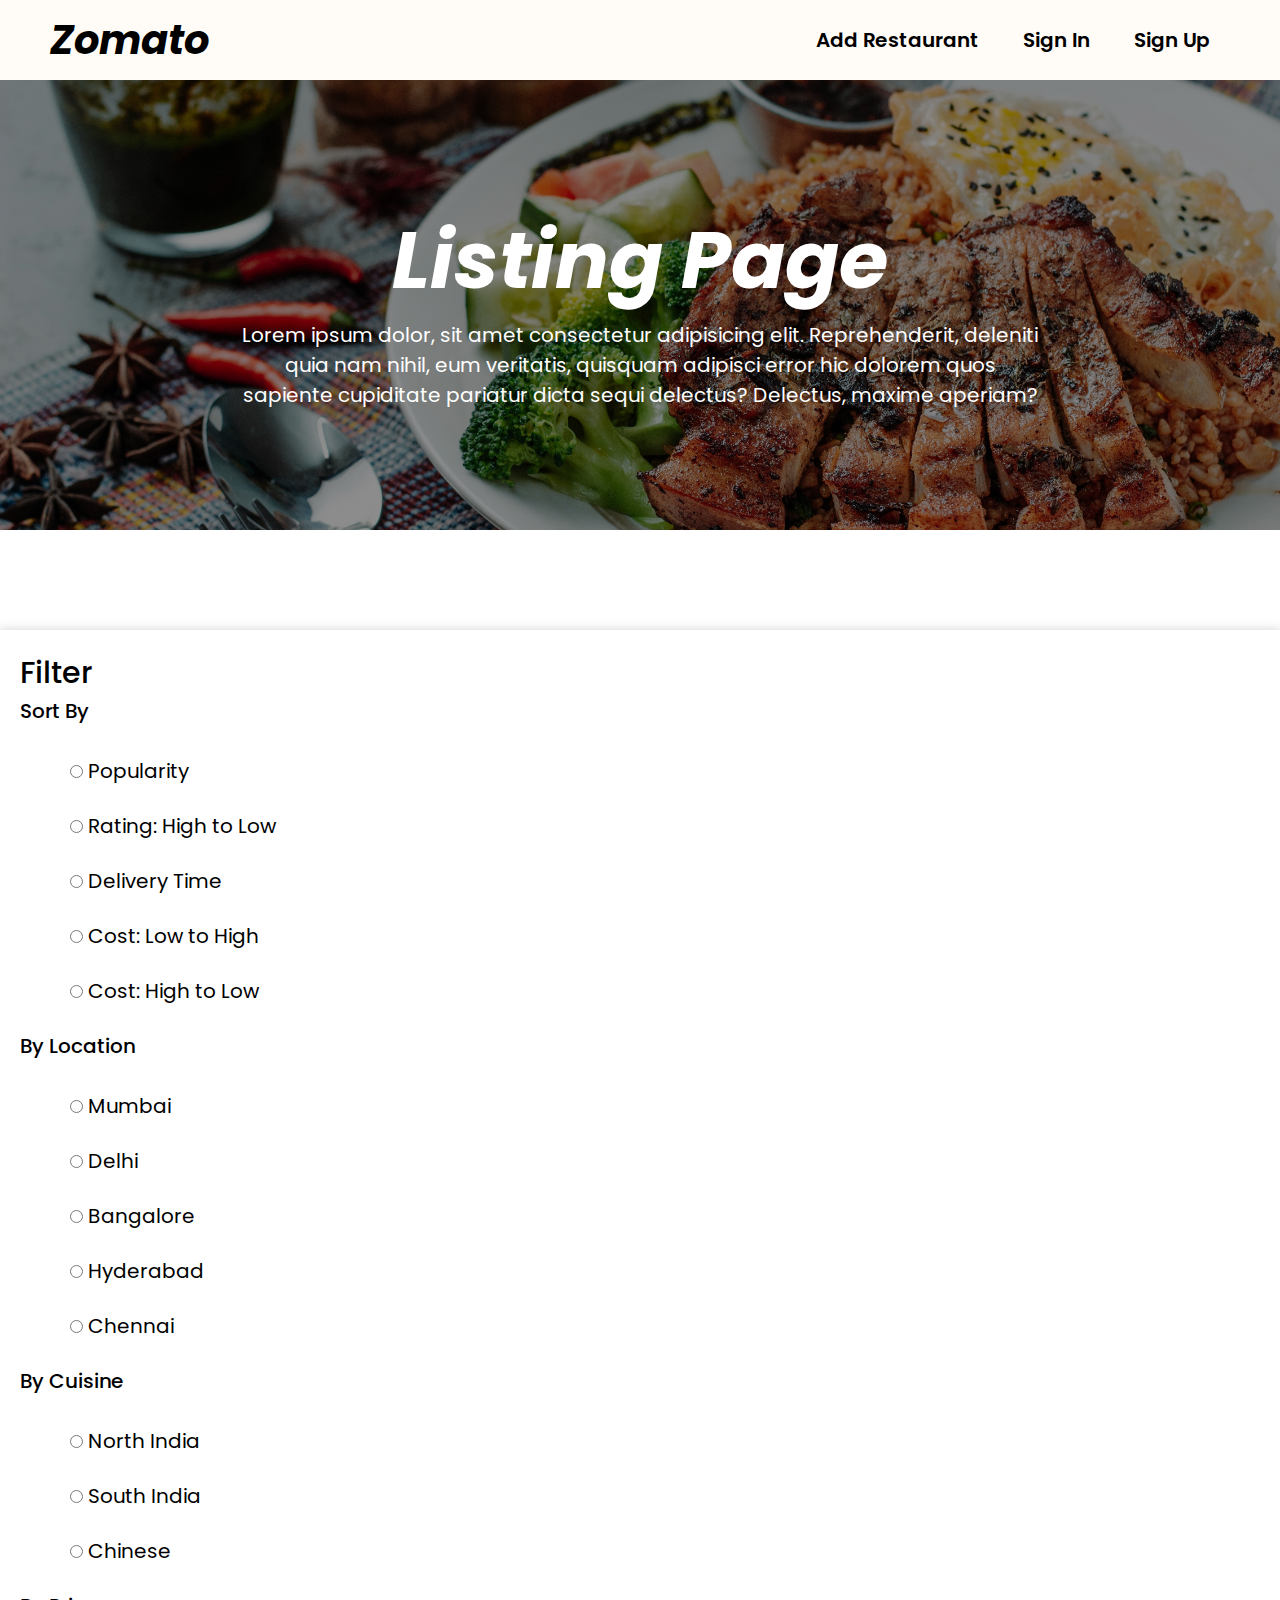
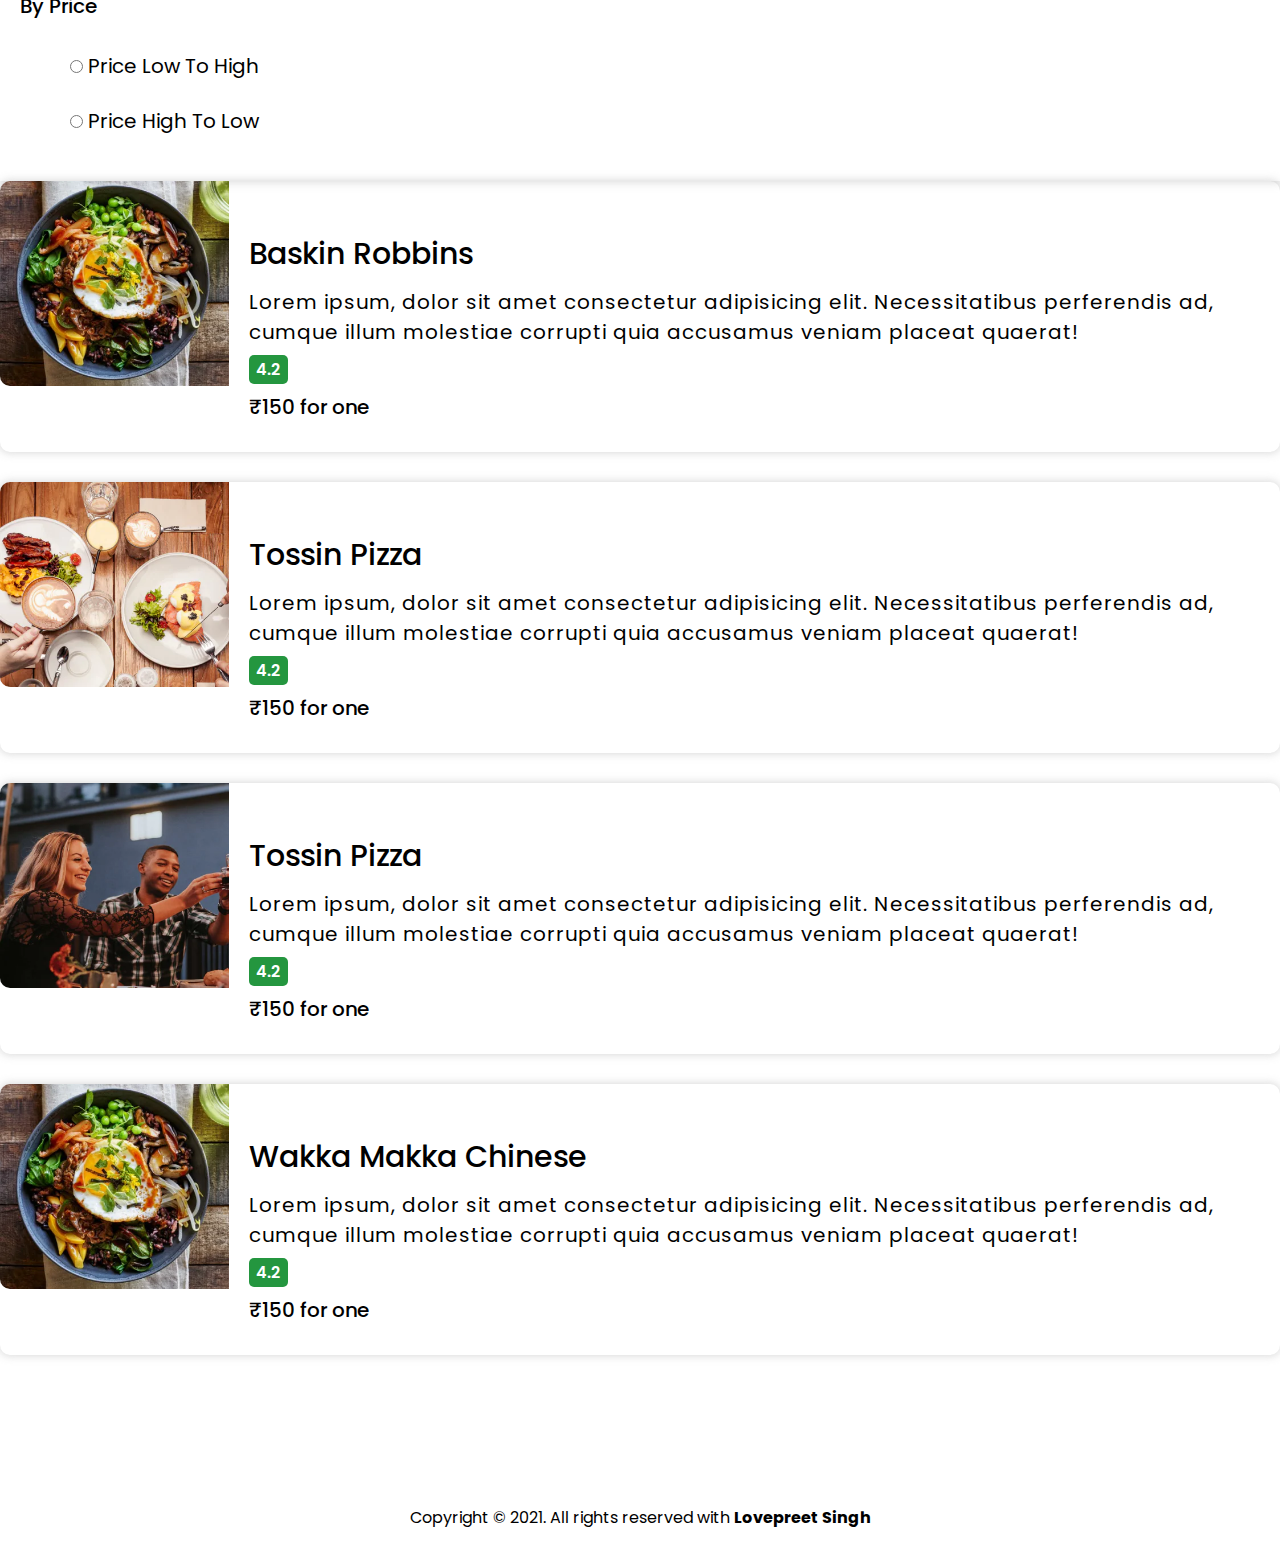
<file: listing.html>
<!DOCTYPE html>
<html lang="en">
<head>
    <meta charset="UTF-8">
    <meta http-equiv="X-UA-Compatible" content="IE=edge">
    <meta name="viewport" content="width=device-width, initial-scale=1.0">
    <title>Listing Page</title>
    <!-- font awesome -->
    <link rel="stylesheet" href="https://use.fontawesome.com/releases/v5.15.4/css/all.css" integrity="sha384-DyZ88mC6Up2uqS4h/KRgHuoeGwBcD4Ng9SiP4dIRy0EXTlnuz47vAwmeGwVChigm" crossorigin="anonymous">
    <!-- css stylesheet -->
    <link rel="stylesheet" href="style.css">
    <link rel="stylesheet" href="css/listing.css">
    <link rel="stylesheet" href="css/responsive.css">
    <!-- bootstrap -->
    <link href="https://cdn.jsdelivr.net/npm/bootstrap@5.0.2/dist/css/bootstrap.min.css" rel="stylesheet" integrity="sha384-EVSTQN3/azprG1Anm3QDgpJLIm9Nao0Yz1ztcQTwFspd3yD65VohhpuuCOmLASjC" crossorigin="anonymous">
    <script src="https://cdn.jsdelivr.net/npm/bootstrap@5.0.2/dist/js/bootstrap.bundle.min.js" integrity="sha384-MrcW6ZMFYlzcLA8Nl+NtUVF0sA7MsXsP1UyJoMp4YLEuNSfAP+JcXn/tWtIaxVXM" crossorigin="anonymous"></script>
</head>
<body>
    <nav>
        <input type="checkbox" id="check">
        <label for="check"><i class="fas fa-bars"></i></label>
        <span><a href="index.html"><i>Zomato</i></a></span>
        <ul>
            <li><a href="">Add Restaurant</a></li>
            <li><a href="">Sign In</a></li>
            <li><a href="">Sign Up</a></li>
        </ul>
    </nav>
<div id="listing">
    <div id="section0">
        <div class="overlay">
            <h2><i>Listing Page</i></h2>
            <p>Lorem ipsum dolor, sit amet consectetur adipisicing elit. Reprehenderit, deleniti quia nam nihil, eum veritatis, quisquam adipisci error hic dolorem quos sapiente cupiditate pariatur dicta sequi delectus? Delectus, maxime aperiam?</p>
        </div>
        
    </div>

    <div id="section1">
        <div class="container">
            <div class="row">
                <div class="col-lg-3">
                    <div class="sideSection1">
                        <h2>Filter</h2>
                        <p class="filter">Sort By</p>
                        <div class="option">
                            <label><input type="radio"> Popularity</label> <br><br>
                            <label><input type="radio"> Rating: High to Low</label><br><br>
                            <label><input type="radio"> Delivery Time</label><br><br>
                            <label><input type="radio"> Cost: Low to High</label><br><br>
                            <label><input type="radio"> Cost: High to Low</label><br><br>
                        </div>
                        <p class="filter">By Location</p>
                        <div class="option">
                            <label><input type="radio"> Mumbai</label> <br><br>
                            <label><input type="radio"> Delhi</label><br><br>
                            <label><input type="radio"> Bangalore</label><br><br>
                            <label><input type="radio"> Hyderabad</label><br><br>
                            <label><input type="radio"> Chennai</label><br><br>
                        </div>

                        <p class="filter">By Cuisine</p>
                        <div class="option">
                            <label><input type="radio"> North India</label> <br><br>
                            <label><input type="radio"> South India</label><br><br>
                            <label><input type="radio"> Chinese</label><br><br>
                           
                        </div>

                        <p class="filter">By Price</p>
                        <div class="option">
                            <label><input type="radio"> Price Low To High</label> <br><br>
                            <label><input type="radio"> Price High To Low</label><br><br>
                           
                           
                        </div>
                    </div>
                </div>
                <div class="col-lg-9">
                    <div class="row productbox">
                        <div class="col-lg-5">
                            <a href="singleproduct.html" target="_blank"><img src="img/foodImages/food5.webp" alt="" width="100%"></a>
                        </div>
                        <div class="col-lg-7">
                            <div class="othercontent">
                                <h2 class="foodname">Baskin Robbins</h2>
                                <p class="foodcontent">Lorem ipsum, dolor sit amet consectetur adipisicing elit. Necessitatibus perferendis ad, cumque illum molestiae corrupti quia accusamus veniam placeat quaerat!</p>
                                <span class="rating">4.2 <i class="fas fa-star"></i></span>
                                <p class="price">&#8377;150 for one</p>
                               </div>
                        </div>
                    </div>

                    <div class="row productbox">
                        <div class="col-lg-5">
                            <a href="singleproduct.html" target="_blank"><img src="img/foodImages/food6.webp" alt="" width="100%"></a>
                        </div>
                        <div class="col-lg-7">
                            <div class="othercontent">
                                <h2 class="foodname">Tossin Pizza</h2>
                            <p class="foodcontent">Lorem ipsum, dolor sit amet consectetur adipisicing elit. Necessitatibus perferendis ad, cumque illum molestiae corrupti quia accusamus veniam placeat quaerat!</p>
                            <span class="rating">4.2 <i class="fas fa-star"></i></span>
                            <p class="price">&#8377;150 for one</p>
                               </div>
                        </div>
                    </div>

                    <div class="row productbox">
                        <div class="col-lg-5">
                            <a href="singleproduct.html" target="_blank"><img src="img/foodImages/food7.webp" alt="" width="100%"></a>
                        </div>
                        <div class="col-lg-7">
                            <div class="othercontent">
                                <h2 class="foodname">Tossin Pizza</h2>
                                <p class="foodcontent">Lorem ipsum, dolor sit amet consectetur adipisicing elit. Necessitatibus perferendis ad, cumque illum molestiae corrupti quia accusamus veniam placeat quaerat!</p>
                                <span class="rating">4.2 <i class="fas fa-star"></i></span>
                                <p class="price">&#8377;150 for one</p>
                               </div>
                        </div>
                    </div>

                    <div class="row productbox">
                        <div class="col-lg-5">
                            <a href="singleproduct.html" target="_blank"><img src="img/foodImages/food5.webp" alt="" width="100%"></a>
                        </div>
                        <div class="col-lg-7">
                            <div class="othercontent">
                                <h2 class="foodname">Wakka Makka Chinese</h2>
                            <p class="foodcontent">Lorem ipsum, dolor sit amet consectetur adipisicing elit. Necessitatibus perferendis ad, cumque illum molestiae corrupti quia accusamus veniam placeat quaerat!</p>
                            <span class="rating">4.2 <i class="fas fa-star"></i></span>
                            <p class="price">&#8377;150 for one</p>
                               </div>
                        </div>
                    </div>
                    </div>
                </div>
            </div>
           
            
        </div>
    </div>
</div>
    <footer>
        <p style="text-align: center;">Copyright © 2021. All rights reserved with <b>Lovepreet Singh</b></p>
    </footer>
</body>
</html>
</file>
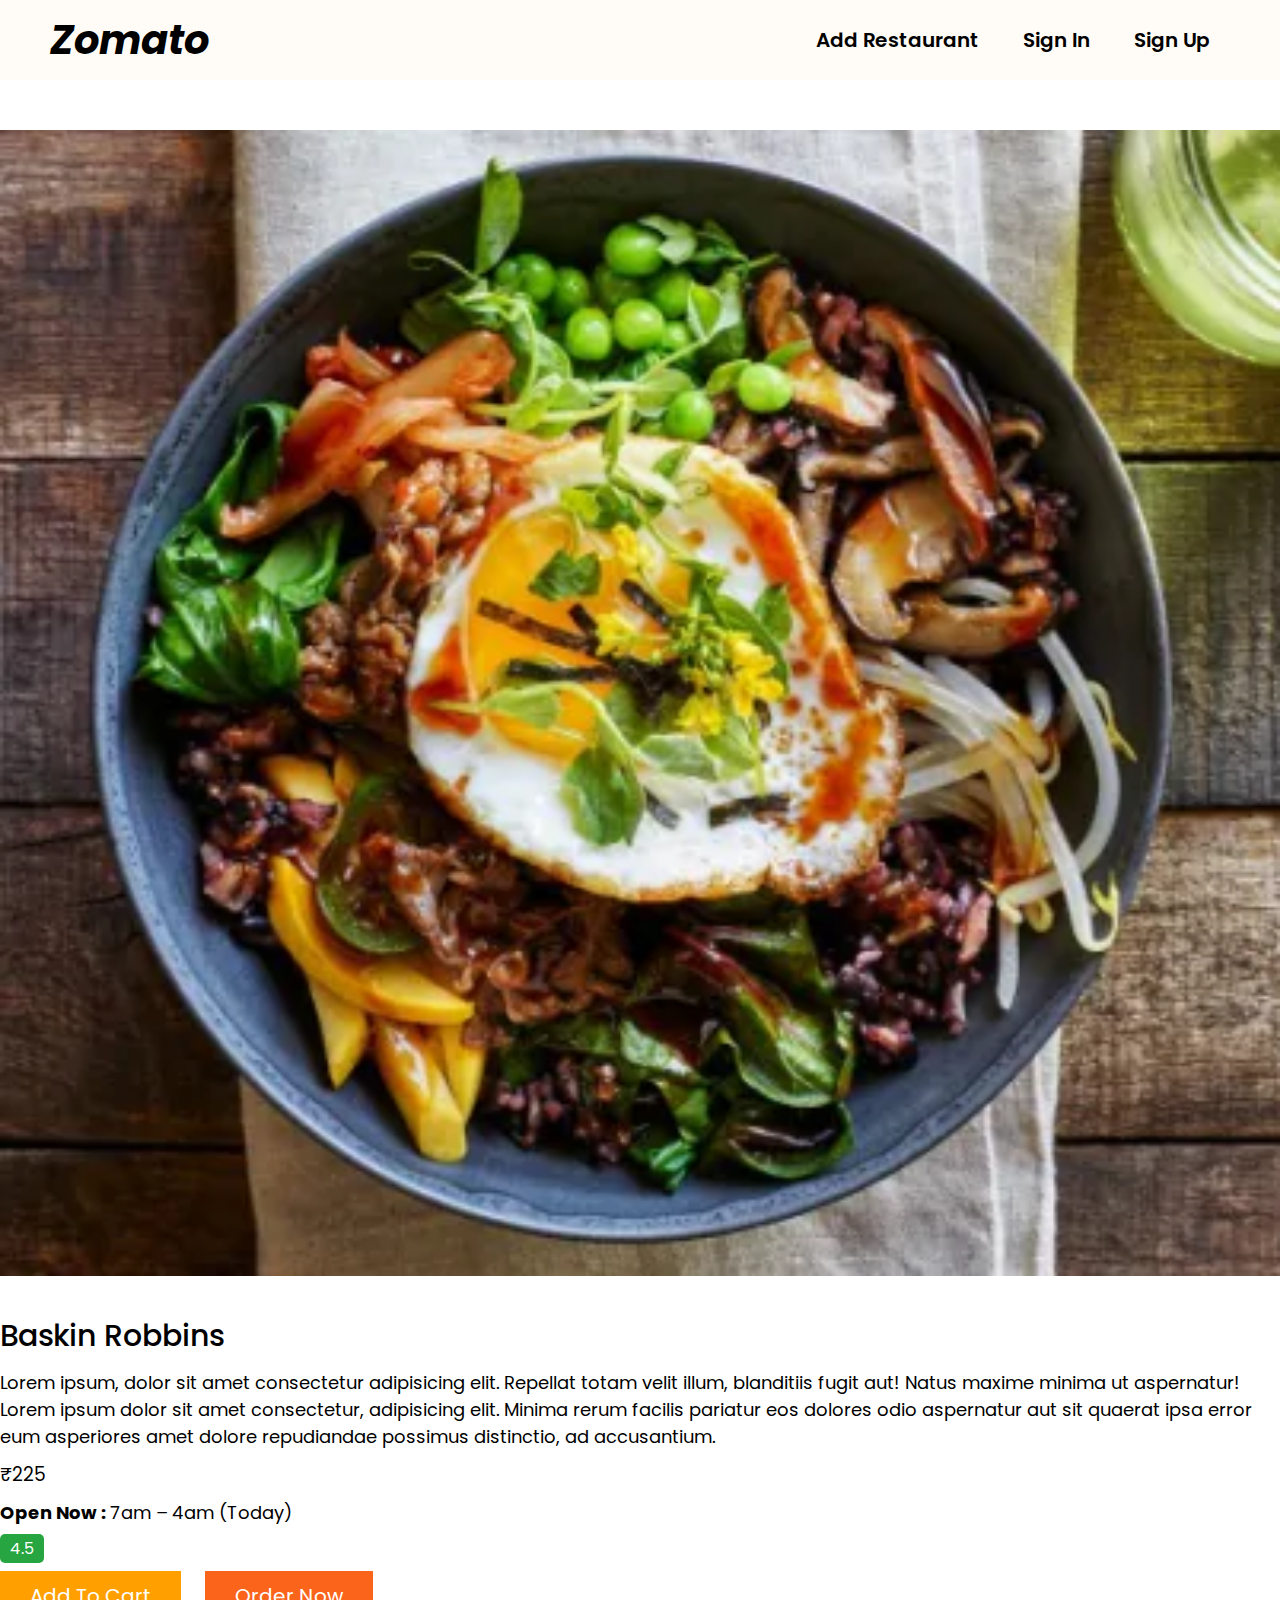
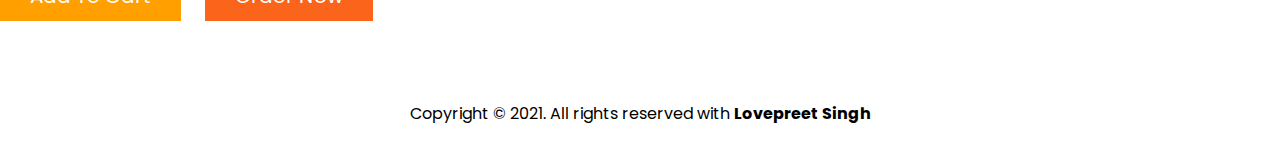
<file: singleproduct.html>
<!DOCTYPE html>
<html lang="en">
<head>
    <meta charset="UTF-8">
    <meta http-equiv="X-UA-Compatible" content="IE=edge">
    <meta name="viewport" content="width=device-width, initial-scale=1.0">
    <title>Single Product Page</title>
    
        <!-- font awesome -->
    <link rel="stylesheet" href="https://use.fontawesome.com/releases/v5.15.4/css/all.css" integrity="sha384-DyZ88mC6Up2uqS4h/KRgHuoeGwBcD4Ng9SiP4dIRy0EXTlnuz47vAwmeGwVChigm" crossorigin="anonymous">
      <!-- bootstrap -->
      <link href="https://cdn.jsdelivr.net/npm/bootstrap@5.0.2/dist/css/bootstrap.min.css" rel="stylesheet" integrity="sha384-EVSTQN3/azprG1Anm3QDgpJLIm9Nao0Yz1ztcQTwFspd3yD65VohhpuuCOmLASjC" crossorigin="anonymous">
      <script src="https://cdn.jsdelivr.net/npm/bootstrap@5.0.2/dist/js/bootstrap.bundle.min.js" integrity="sha384-MrcW6ZMFYlzcLA8Nl+NtUVF0sA7MsXsP1UyJoMp4YLEuNSfAP+JcXn/tWtIaxVXM" crossorigin="anonymous"></script>
    <!-- css files -->
    
    <link rel="stylesheet" href="style.css">
    <link rel="stylesheet" href="css/responsive.css">
    <link rel="stylesheet" href="css/singleproduct.css">
   
</head>
<body>
    <nav>
        <input type="checkbox" id="check">
        <label for="check"><i class="fas fa-bars"></i></label>
        <span><a href="index.html"><i>Zomato</i></a></span>
        <ul>
            <li><a href="">Add Restaurant</a></li>
            <li><a href="">Sign In</a></li>
            <li><a href="">Sign Up</a></li>
        </ul>
    </nav>

    <section id="section1">
        <div class="container">
            <div class="row">
                <div class="col-lg-5">
                    <div class="image">
                        <img src="img/foodImages/food5.webp" alt="food5"  width="100%">
                    </div>
                </div>
                <div class="col-lg-7">
                    <div class="productinfo">
                        <div class="content">
                            <h2>Baskin Robbins</h2>
                            <p class="desc">Lorem ipsum, dolor sit amet consectetur adipisicing elit. Repellat totam velit illum, blanditiis fugit aut! Natus maxime minima ut aspernatur! Lorem ipsum dolor sit amet consectetur, adipisicing elit. Minima rerum facilis pariatur eos dolores odio aspernatur aut sit quaerat ipsa error eum asperiores amet dolore repudiandae possimus distinctio, ad accusantium.   </p>
                            <h3>&#8377;225</h3>
                            <p class="opentime"><b>Open Now : </b>7am – 4am (Today)
                            </p>
                            <span class="rating">4.5</span>
                            <div class="links">
                                <a href="" style="background-color: #FF9F00;">Add To Cart</a>
                            <a href="" style="background-color: #FB641B;">Order Now</a>
                            </div>
                        </div>
        
                    </div>
                </div>
            </div>
            
            
        </div>
    </section>
    <footer>
        <p style="text-align: center;">Copyright © 2021. All rights reserved with <b>Lovepreet Singh</b></p>
    </footer>
</body>
</html>
</file>
<file: style.css>
@import url('https://fonts.googleapis.com/css2?family=Poppins:wght@100;200;300;400;500;600;700;800;900&display=swap');
*
{
    padding:0;
    margin:0;
    font-family: 'Poppins', sans-serif;
}
nav
{
    display: flex;
    justify-content: space-between;
    height: 80px;
    padding:0px 50px;
    align-items: center;
    background-color: #FFFBF7;
    position: relative;
}
nav span
{
    color:black;
    font-size: 40px;
    font-weight: 700;
}
nav span a
{
    color:black;
    text-decoration: none;
}
nav img
{
    width: 40px;
    margin:0px 10px;
}
nav ul li
 {
    display: inline-block;
    margin:0px 20px;
    font-size: 20px;
    
}
nav ul li a
{
    color:black;
    text-decoration: none;
    font-weight: 600;
}

/* section2 start */
#section2 
{
    
    background-image: url(img/pexels-ready-made-3850838.jpg);
    background-position: center;
    background-repeat: no-repeat;
    background-size: cover;
    
}
.overlay
{
    background-color: rgba(0, 0, 0, 0.452);
    height:calc(100vh - 80px);
    display: flex;
    flex-direction: column;
    
    align-items: center;
}
#section2 h1
{
    padding-top:300px;
    font-size:80px;
    color: white;

}
#section2 p
{
    font-size: 20px;
    color:white;
    letter-spacing: 1px;
    font-weight: 500;
    margin: 10px 0px;
}
#section2 .icon
{
   font-size: 17px;
    color:rgb(199, 199, 199);
    padding-left:20px;
}
#section2 form
{
    background-color: white;
    font-size: 20px;
    text-align: center;
}
#section2 input
{
    padding:10px;
    width: 400px;
    border:none;
    border:none;
}
#section2 select
{
    padding:10px;
    width: 200px;
    border:none; 
    border: none;
    font-size: 18px;
    border-right: 3px solid black;
}
#section2 input:focus , #section2 select:focus
{
    outline: none;
}
#section2 input::placeholder
{
    font-size: 18px;
}
optgroup{
    font-size: 18px;
}
.category
{
    display: flex;
  
    flex-wrap: wrap ;
    justify-content: space-between;
} #section3 .box{ 
    margin:10px 0px;
} 

/* #section3 start */
#section3
{
    padding:50px 0px;
    
}

#section3 .box img
{
    width: 100%;
    height: 250px;
    border-radius: 20px 20px 0px 0px;
}
#section3 .box p{
    text-align: center;
}
#section3 .box p a
{
    font-size: 20px;
    font-weight: 400;
   
    text-decoration: none;
    color:black;
}
#section3 .box
{
   box-shadow: 0px 0px 10px 2px rgb(206, 206, 206);
    padding-bottom: 10px;
    /* background-color: whitesmoke; */
    /* box-radius: 20px 20px 0px 0px; */
    border-radius: 20px;
    transition: all 1s;
    width: 100%;
}
#section3 h2
{
   font-size: 30px;
}
#section3 p
{
    font-size: 20px;
}
#section3 .box:hover
{
    transform: scale(1.1);
    cursor: pointer;
}



#section4 .container
{
    display: flex;
     
}
#section4
{
    padding:50px 0px;
    background-color: #FFFBF7;
}
#section4 h2
{
    font-size: 40px;
    padding-top: 170px;
}
#section4 p
{
    font-size: 20px;
    margin:10px 0px;
}
#section4 input
{
    font-size: 20px;
    width: 400px;
    padding:10px;
}
#section4 button{
    padding:10px 30px;
    font-size: 20px;
    background-color: #E03546;
    border:none;
    color:white;
}
footer
{
    padding:20px 0px;
}

nav #check
{
    display: none;
}
nav label
{
    display: none;
    position: absolute;
    right: 20px;
   
}
nav label i{
    font-size: 25px;
    cursor:pointer;
}
.img-index
{
    width: 400px;
}
@media only screen and (max-width : 420px)
{
    nav 
    {
        padding:0px 20px;
        height: 60px;
    }
    nav label
    {
        display: block;
    }
    nav ul
    {
        position: absolute;
        top:62px;
        width: 100%;
        background-color: rgba(0, 0, 0, 0.863);
        left:-100%;
        height:100vh;
        transition: all 2s;
    }
    nav ul li
    {
        display: block;
        text-align: center;
        margin:20px 0px;
    }
    nav ul li a
    {
        color:white;
    
    }
    #check:checked ~ul
    {
        left:0;
    }
    .img-index
    {
        width: 100%;
    }
  
}
</file>
<file: css/listing.css>
#section0
{

    text-align: center;
    background-image: url(../img/foodImages/pexels-nerfee-mirandilla-3186654.jpg);
    background-position: center;
    background-repeat: no-repeat;
    background-size: cover;
}
.overlay
{
    height: 50vh;
}
#section0 h2
{
    font-size: 80px;
    color:white;
    padding-top:120px;
}
#section0 p
{
    color:white;
    width: 800px;
    font-size: 20px;
}
#section1 .container
{
    display: flex;
    justify-content: space-between;
}
.sideSection1
{
    box-shadow: 0px 0px 9px 1px rgba(175, 175, 175, 0.466);
    padding:20px;

}
.sideSection1 h2
{
    font-size: 30px;
    font-weight: 500;
}
.option 
{
    padding-left: 50px;
    padding-top: 30px;
}
.option label
{
    font-size: 20px;
}
.sideSection1 p
{
    font-size: 20px;
    font-weight: 500;
}

.productbox
{
    display: flex;
    margin-bottom:30px;
    box-shadow: 0px 0px 9px 1px rgba(175, 175, 175, 0.466);
    border-radius: 10px;

}
.productbox img
{
    border-radius: 10px 0px 0px 10px;
}
.productbox h2
{
    font-size: 30px;
    font-weight: 500;
    padding-top: 30px;
}

#section1
{
    padding:100px 0px;
}
.foodcontent
{
    font-size: 20px;
    letter-spacing: 1px;
    margin:10px 0px;

}
.rating
{
    background-color: #24963F;
    padding:3px 7px;
    color:white;
    font-weight: 600;
    border-radius: 5px;
}
.rating i
{
    font-size: 10px;
   
}
.othercontent
{
    padding:20px;
}
.price
{
    font-size: 20px;
    font-weight: 500;
    margin:10px 0px;
}

.productbox .col-lg-5
{
    padding:0;
    
}
</file>
<file: css/responsive.css>
@media only screen and (max-width:420px)
{
    #section2 h1
    {
        font-size: 50px;
        padding-top:170px;
    }
    #section2 p
    {
        text-align: center;
    }
    #section2 form
    {
        margin:5px;
    }
    #section2 form input
    {
        width: 100px;
    }
    #section2 form select{
        width: 200px;
    }
   
   #section4 h2
   {
       padding-top:30px;
       font-size: 30px;
   }
   #section4 .col-lg-8
   {
       padding:10px 10px;
   }
   #section4 button
   {
       display: inline-block;
       margin:10px 0px; 
   }

   #listing #section0 h2
   {
       font-size: 50px;
       padding-top:200px;
   }
   #listing #section0 p
   {
       width: 100%;
       font-size: 18px;
   }
   #listing .overlay
   {
       height:calc(100vh - 80px);
   }
   #listing .productbox
   {
       margin:20px 5px;
   }
   .productbox img
{
    border-radius: 10px 10px 0px 0px;
}
#section1 .content .desc
{
    width: 100%;
}
#section1 .content h2
{
    margin-top:20px;
}
.img-index
{
    width:100%;
}
}
</file>
<file: css/singleproduct.css>
#section1
{
    padding:50px 0px;
}
#section1 .content h2
{
    font-size: 30px;
    font-weight: 500;
    padding-top:30px;
}
#section1 .content .desc
{
    font-size: 18px;
    margin:10px 0px;
}
#section1 .content h3
{
    font-weight: 400;
}
.opentime
{
    font-size: 18px;
    margin:10px 0px;
}
.rating
{
    background-color: #26A541;
    padding:3px 10px;
    color: white;
    border-radius: 5px;
}
.links a
{
    font-size: 20px;
    display: inline-block;
    margin:10px 20px 10px 0px;
    padding:10px 30px;
    color:white;
    text-decoration: none;
}
</file>
